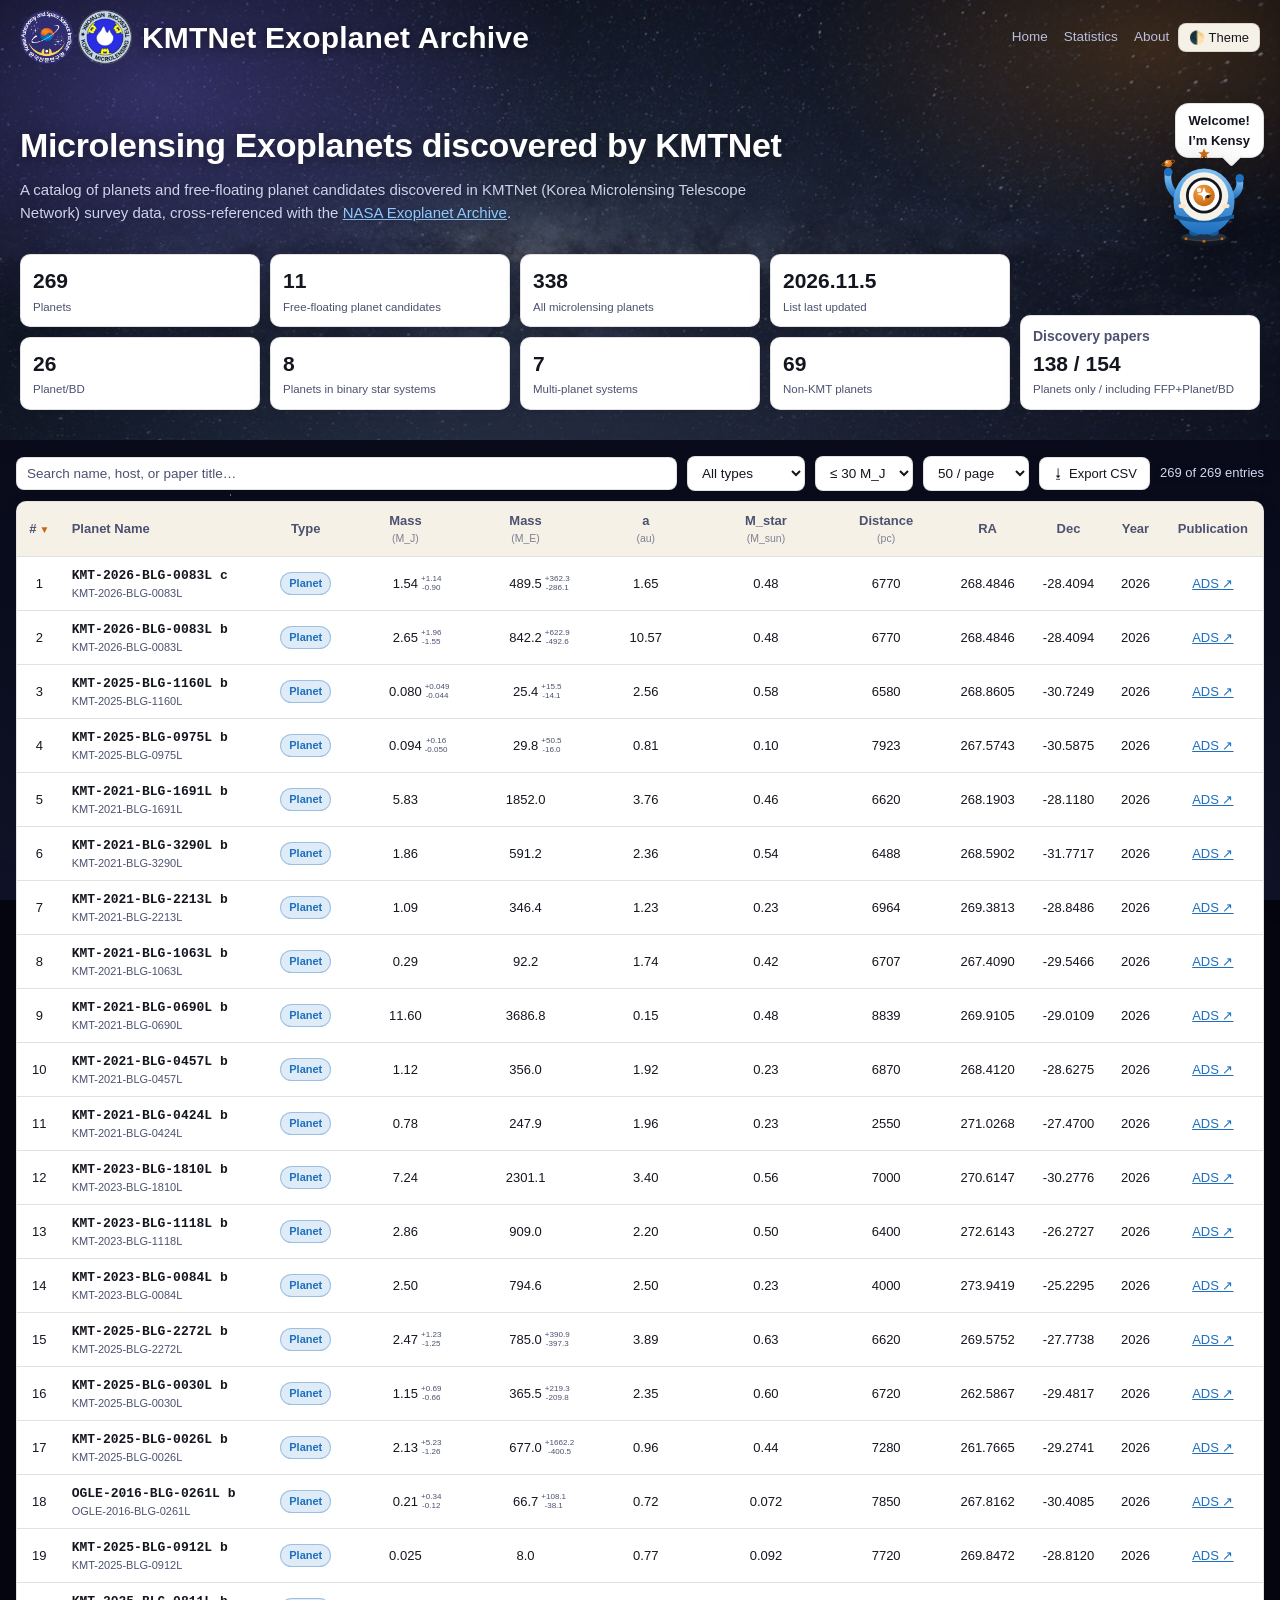
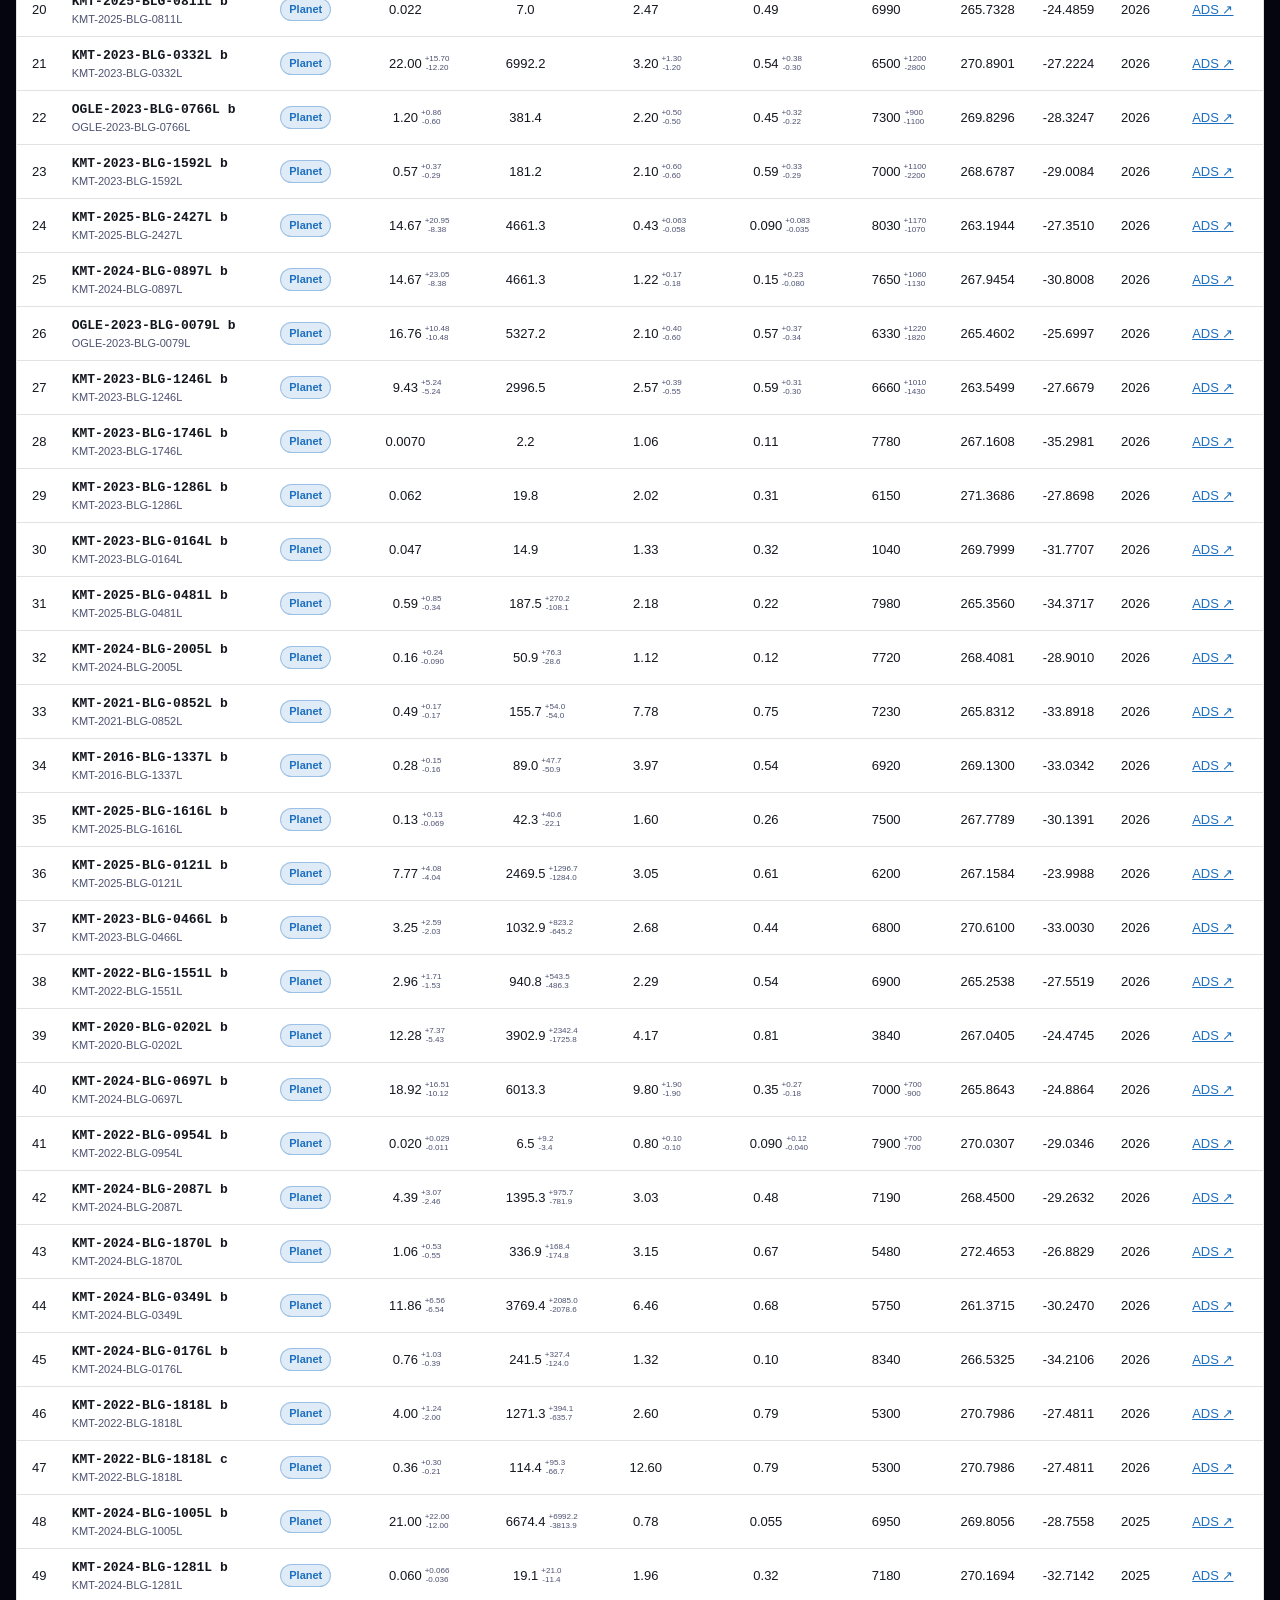
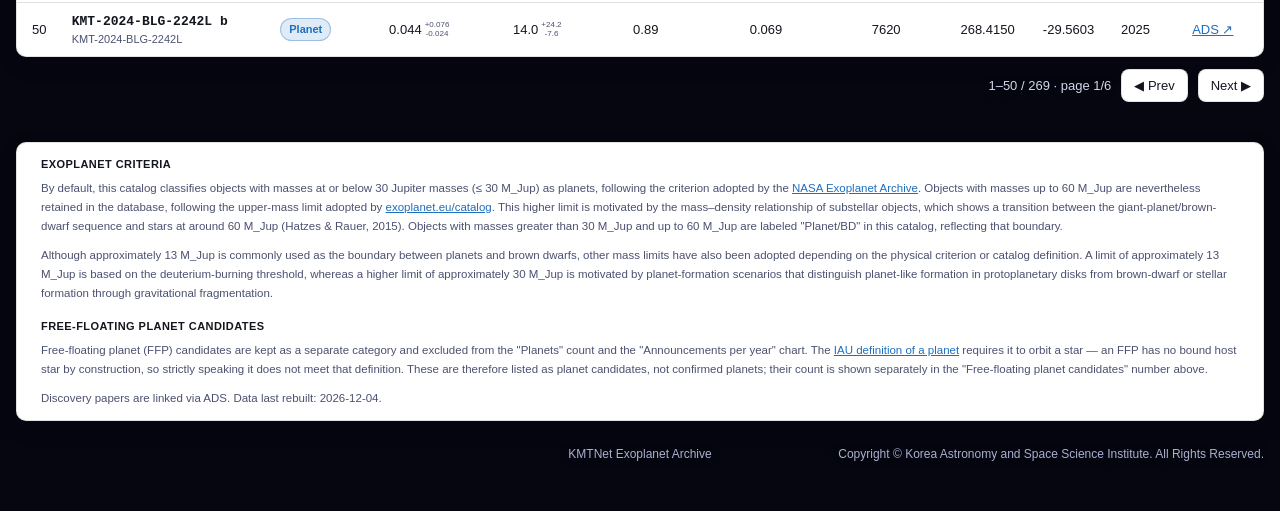
<file: index.html>
<!DOCTYPE html>
<html lang="en">
<head>
<meta charset="UTF-8" />
<meta name="viewport" content="width=device-width, initial-scale=1" />
<title>KMTNet Exoplanet Archive</title>
<meta name="description" content="A browsable catalog of exoplanets discovered by the Korea Microlensing Telescope Network (KMTNet), modeled after the NASA Exoplanet Archive." />
<link rel="stylesheet" href="assets/css/style.css?v=20261105f" />
</head>
<body>
<div class="wrap">

  <div class="topbar">
    <div class="brand">
      <div class="brand-title">
        <div class="brand-icons">
          <a href="https://www.kasi.re.kr/" target="_blank" rel="noopener">
            <img src="assets/images/kasi-logo.png" alt="KASI" class="brand-emblem" />
          </a>
          <a href="https://kmtnet.kasi.re.kr/kmtnet/" target="_blank" rel="noopener">
            <img src="assets/images/kmtnet-emblem.png" alt="KMTNet emblem" class="brand-emblem" />
          </a>
        </div>
        <a href="index.html"><span>KMTNet Exoplanet Archive</span></a>
      </div>
    </div>
    <nav>
      <a href="index.html">Home</a>
      <a href="stats.html">Statistics</a>
      <a href="#about">About</a>
      <!-- TODO: 오픈 준비되면 (1) git history에서 modeling.html/modeling-year.html 복구
           (git show <삭제 전 커밋>:modeling.html 등), (2) 아래에 <a href="modeling.html">Modeling</a>
           추가. 사용자가 명시적으로 오픈하라고 할 때만 진행할 것. -->
      <button class="theme-toggle" id="themeToggle" type="button">🌓 Theme</button>
    </nav>
  </div>

  <section class="hero">
    <div class="hero-top">
      <div class="hero-copy">
        <h1>Microlensing Exoplanets discovered by KMTNet</h1>
        <p>
          A catalog of planets and free-floating planet
          candidates discovered in KMTNet (Korea Microlensing Telescope Network) survey data,
          cross-referenced with the
          <a href="https://exoplanetarchive.ipac.caltech.edu/" target="_blank" rel="noopener">NASA Exoplanet Archive</a>.
        </p>
      </div>
      <div class="hero-mascot-wrap">
        <div class="mascot-bubble">Welcome!<br />I&rsquo;m Kensy</div>
        <img src="assets/images/kensy-mascot.svg" alt="Kensy, the KMTNet mascot" class="hero-mascot" />
      </div>
    </div>
    <div class="stat-grid">
      <div class="stat-card stat-card-clickable" id="totalCard" role="button" tabindex="0"><div class="num" id="statTotal">—</div><div class="label">Planets</div></div>
      <div class="stat-card stat-card-clickable" id="ffpCard" role="button" tabindex="0"><div class="num" id="statFfp">—</div><div class="label">Free-floating planet candidates</div></div>
      <div class="stat-card stat-card-clickable" id="allEventsCard" role="button" tabindex="0"><div class="num" id="statAllEvents">—</div><div class="label">All microlensing planets</div></div>
      <div class="stat-card"><div class="num" id="statUpdated">—</div><div class="label">List last updated</div></div>
    </div>
    <div class="stat-grid stat-grid-secondary">
      <div class="stat-card stat-card-clickable" id="bdCard" role="button" tabindex="0"><div class="num" id="statBd">—</div><div class="label">Planet/BD</div></div>
      <div class="stat-card stat-card-clickable" id="binaryCard" role="button" tabindex="0"><div class="num" id="statBinary">—</div><div class="label">Planets in binary star systems</div></div>
      <div class="stat-card stat-card-clickable" id="multiCard" role="button" tabindex="0"><div class="num" id="statMulti">—</div><div class="label">Multi-planet systems</div></div>
      <div class="stat-card stat-card-clickable" id="nonKmtCard" role="button" tabindex="0"><div class="num" id="statNonKmt">—</div><div class="label">Non-KMT planets</div></div>
      <div class="stat-card" id="papersCard"><div class="num-title">Discovery papers</div><div class="num" id="statPapers">—</div><div class="label">Planets only / including FFP+Planet/BD</div></div>
    </div>
  </section>

  <section id="table">
    <p class="scope-note" id="scopeNote" hidden>Showing all microlensing planetary events, including non-KMTNet discoveries from the NASA Exoplanet Archive. Click “Planets” or “Free-floating planet candidates” above to return to the KMTNet-only catalog.</p>
    <div class="controls">
      <input type="search" id="searchInput" placeholder="Search name, host, or paper title…" aria-label="Search" />
      <select id="typeSelect" aria-label="Filter by type">
        <option value="all">All types</option>
        <option value="planet">Planet</option>
        <option value="bdplanet">Planet/BD</option>
        <option value="ffp">Free-floating</option>
      </select>
      <select id="massSelect" aria-label="Filter by mass cutoff">
        <option value="30" selected>≤ 30 M_J</option>
        <option value="13">≤ 13 M_J</option>
      </select>
      <select id="pageSizeSelect" aria-label="Rows per page">
        <option value="25">25 / page</option>
        <option value="50" selected>50 / page</option>
        <option value="100">100 / page</option>
        <option value="all">Show all</option>
      </select>
      <button class="btn" id="exportCsv" type="button">⭳ Export CSV</button>
      <span class="count" id="resultCount"></span>
    </div>

    <div class="table-scroll">
      <table class="data" id="dataTable">
        <thead><tr></tr></thead>
        <tbody></tbody>
      </table>
    </div>

    <div class="pager">
      <span id="pagerInfo"></span>
      <button class="btn" id="prevPage" type="button">◀ Prev</button>
      <button class="btn" id="nextPage" type="button">Next ▶</button>
    </div>
  </section>

  <section class="about" id="about">
    <h3>Exoplanet criteria</h3>
    <p>
      By default, this catalog classifies objects with masses at or below 30 Jupiter masses
      (&le; 30 M_Jup) as planets, following the criterion adopted by the
      <a href="https://exoplanetarchive.ipac.caltech.edu/docs/exoplanet_criteria.html" target="_blank" rel="noopener">NASA Exoplanet Archive</a>.
      Objects with masses up to 60 M_Jup are nevertheless retained in the database, following
      the upper-mass limit adopted by
      <a href="https://exoplanet.eu/catalog/" target="_blank" rel="noopener">exoplanet.eu/catalog</a>.
      This higher limit is motivated by the mass–density relationship of substellar objects,
      which shows a transition between the giant-planet/brown-dwarf sequence and stars at
      around 60 M_Jup (Hatzes &amp; Rauer, 2015). Objects with masses greater than 30 M_Jup and
      up to 60 M_Jup are labeled "Planet/BD" in this catalog, reflecting that boundary.
    </p>
    <p>
      Although approximately 13 M_Jup is commonly used as the boundary between planets and
      brown dwarfs, other mass limits have also been adopted depending on the physical
      criterion or catalog definition. A limit of approximately 13 M_Jup is based on the
      deuterium-burning threshold, whereas a higher limit of approximately 30 M_Jup is
      motivated by planet-formation scenarios that distinguish planet-like formation in
      protoplanetary disks from brown-dwarf or stellar formation through gravitational
      fragmentation.
    </p>
    <h3>Free-floating planet candidates</h3>
    <p>
      Free-floating planet (FFP) candidates are kept as a separate category and excluded from
      the "Planets" count and the "Announcements per year" chart. The
      <a href="https://www.iau.org/public/themes/pluto/" target="_blank" rel="noopener">IAU definition of a planet</a>
      requires it to orbit a star — an FFP has no bound host star by construction, so strictly
      speaking it does not meet that definition. These are therefore listed as planet
      candidates, not confirmed planets; their count is shown separately in the
      "Free-floating planet candidates" number above.
    </p>
    <p>
      Discovery papers are linked via ADS. Data last rebuilt: <span id="buildDate"></span>.
    </p>
  </section>

  <footer><span>KMTNet Exoplanet Archive</span><span>Copyright &copy; Korea Astronomy and Space Science Institute. All Rights Reserved.</span></footer>
</div>

<div class="overlay" id="overlay"></div>
<aside class="drawer" id="drawer">
  <button class="close" id="drawerClose" aria-label="Close">✕</button>
  <div id="drawerBody"></div>
</aside>

<button type="button" class="mascot-fab" id="mascotFab" aria-label="Back to top">
  <img src="assets/images/kensy-mascot.svg" alt="" />
</button>

<script src="assets/data/planets.js?v=20261105b"></script>
<script src="assets/js/app.js?v=20260928a"></script>
<script>document.getElementById("buildDate").textContent = new Date(document.lastModified).toISOString().slice(0,10);</script>
<script>
(function () {
  var fab = document.getElementById("mascotFab");
  if (!fab) return;

  var mouseX = null, mouseY = null;
  window.addEventListener("mousemove", function (e) {
    mouseX = e.clientX;
    mouseY = e.clientY;
  }, { passive: true });

  function positionNearCursor() {
    var w = fab.offsetWidth || 56, h = fab.offsetHeight || 56;
    var vw = window.innerWidth, vh = window.innerHeight;
    var x, y;
    if (mouseX == null) {
      // no mouse seen yet (touch device, or hasn't moved) - fall back to a corner
      x = vw - w - 20;
      y = vh - h - 20;
    } else {
      x = mouseX + 18;
      y = mouseY + 18;
      if (x + w > vw - 8) x = mouseX - w - 18;
      if (y + h > vh - 8) y = mouseY - h - 18;
      x = Math.max(8, Math.min(x, vw - w - 8));
      y = Math.max(8, Math.min(y, vh - h - 8));
    }
    fab.style.left = x + "px";
    fab.style.top = y + "px";
  }

  var wasShown = false;
  function onScroll() {
    var shown = window.scrollY > 400;
    if (shown && !wasShown) positionNearCursor();
    fab.classList.toggle("show", shown);
    wasShown = shown;
  }
  window.addEventListener("scroll", onScroll, { passive: true });
  onScroll();
  fab.addEventListener("click", function () {
    window.scrollTo({ top: 0, behavior: "instant" });
  });
})();
</script>
</body>
</html>
</file>
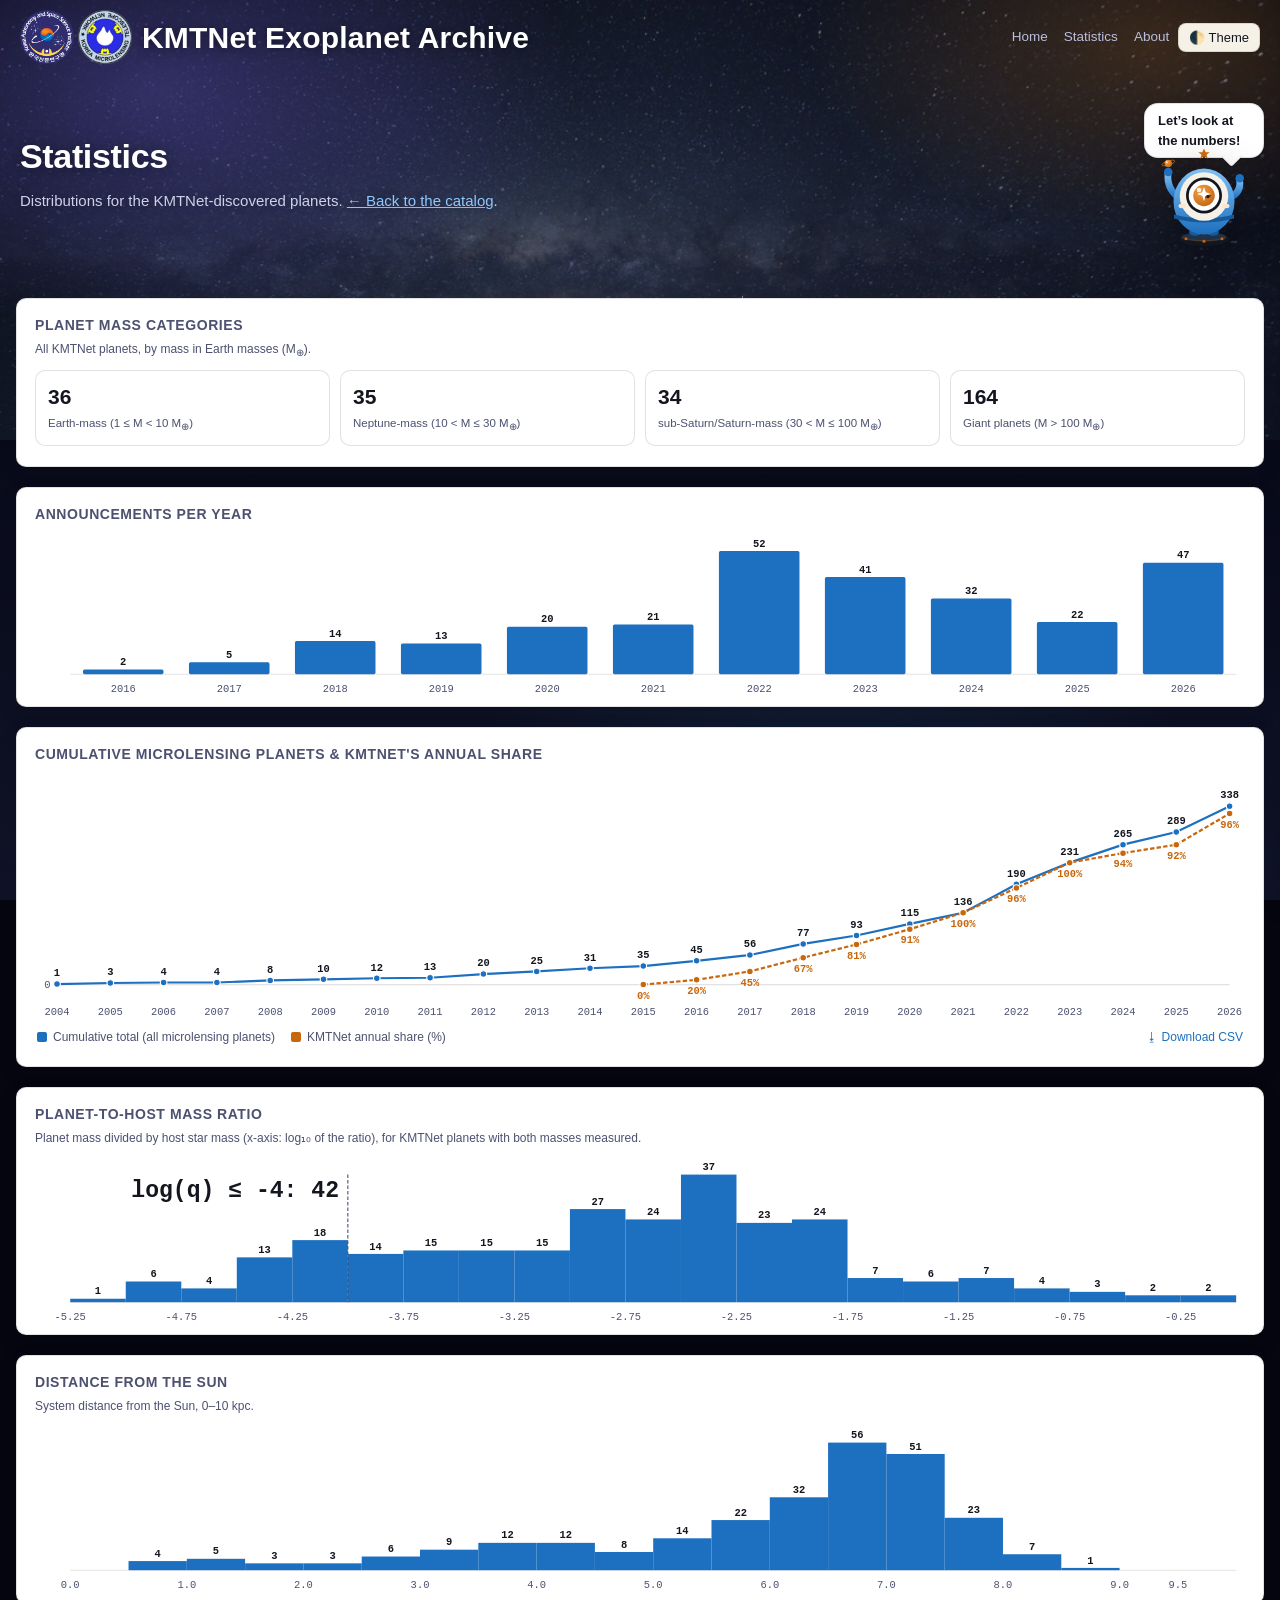
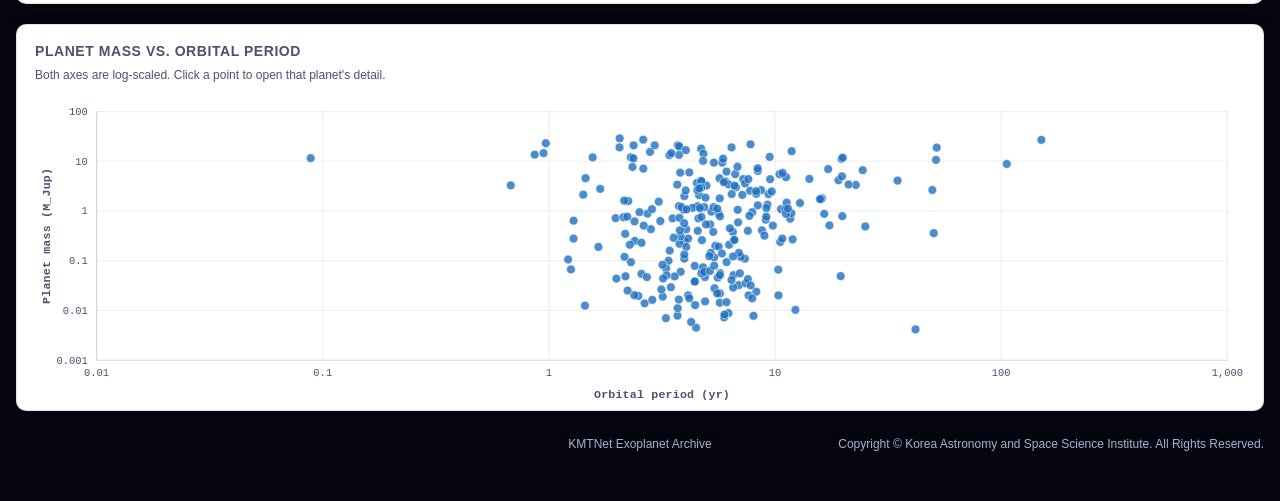
<file: stats.html>
<!DOCTYPE html>
<html lang="en">
<head>
<meta charset="UTF-8" />
<meta name="viewport" content="width=device-width, initial-scale=1" />
<title>Statistics — KMTNet Exoplanet Archive</title>
<meta name="description" content="Distributions of KMTNet-discovered exoplanets: announcements per year, planet-to-host mass ratio, and distance from the Sun." />
<link rel="stylesheet" href="assets/css/style.css?v=20261105f" />
</head>
<body>
<div class="wrap">

  <div class="topbar">
    <div class="brand">
      <div class="brand-title">
        <div class="brand-icons">
          <a href="https://www.kasi.re.kr/" target="_blank" rel="noopener">
            <img src="assets/images/kasi-logo.png" alt="KASI" class="brand-emblem" />
          </a>
          <a href="https://kmtnet.kasi.re.kr/kmtnet/" target="_blank" rel="noopener">
            <img src="assets/images/kmtnet-emblem.png" alt="KMTNet emblem" class="brand-emblem" />
          </a>
        </div>
        <a href="index.html"><span>KMTNet Exoplanet Archive</span></a>
      </div>
    </div>
    <nav>
      <a href="index.html">Home</a>
      <a href="stats.html">Statistics</a>
      <a href="index.html#about">About</a>
      <!-- TODO: 오픈 준비되면 (1) git history에서 modeling.html/modeling-year.html 복구
           (git show <삭제 전 커밋>:modeling.html 등), (2) 아래에 <a href="modeling.html">Modeling</a>
           추가. 사용자가 명시적으로 오픈하라고 할 때만 진행할 것. -->
      <button class="theme-toggle" id="themeToggle" type="button">🌓 Theme</button>
    </nav>
  </div>

  <section class="hero">
    <div class="hero-top">
      <div class="hero-copy">
        <h1>Statistics</h1>
        <p>
          Distributions for the KMTNet-discovered planets. <a href="index.html#table">← Back to the catalog</a>.
        </p>
      </div>
      <div class="hero-mascot-wrap">
        <div class="mascot-bubble">Let&rsquo;s look at the numbers!</div>
        <a href="index.html" aria-label="Back to home" class="hero-mascot-link">
          <img src="assets/images/kensy-mascot.svg" alt="Kensy, the KMTNet mascot" class="hero-mascot" />
        </a>
      </div>
    </div>
  </section>

  <section id="chart">
    <div class="chart-card">
      <h2>Planet mass categories</h2>
      <p class="chart-note">All KMTNet planets, by mass in Earth masses (M<sub>&#8853;</sub>).</p>
      <div class="mass-grid" id="massSummary"></div>
    </div>

    <div class="chart-card">
      <h2>Announcements per year</h2>
      <svg id="yearChart" class="data-chart" viewBox="0 0 1100 154" role="img" aria-label="Bar chart of KMTNet planet announcements per year"></svg>
    </div>

    <div class="chart-card">
      <h2>Cumulative microlensing planets &amp; KMTNet's annual share</h2>
      <svg id="cumulativeChart" class="data-chart" viewBox="0 0 1100 230" role="img" aria-label="Line chart of cumulative microlensing planet discoveries and KMTNet's yearly discovery share since 2015"></svg>
      <div class="legend">
        <span><i style="background:var(--planet)"></i>Cumulative total (all microlensing planets)</span>
        <span><i style="background:var(--accent)"></i>KMTNet annual share (%)</span>
        <a href="#" id="cumulativeCsvLink" class="csv-link">⭳ Download CSV</a>
      </div>
    </div>

    <div class="chart-card">
      <h2>Planet-to-host mass ratio</h2>
      <p class="chart-note">Planet mass divided by host star mass (x-axis: log&#8321;&#8320; of the ratio), for KMTNet planets with both masses measured.</p>
      <svg id="massRatioChart" class="data-chart" viewBox="0 0 1100 154" role="img" aria-label="Histogram of planet-to-host star mass ratio"></svg>
    </div>

    <div class="chart-card">
      <h2>Distance from the Sun</h2>
      <p class="chart-note">System distance from the Sun, 0–10 kpc.</p>
      <svg id="distanceChart" class="data-chart" viewBox="0 0 1100 154" role="img" aria-label="Histogram of system distance from the Sun, 0 to 10 kiloparsecs"></svg>
    </div>

    <div class="chart-card">
      <h2>Planet mass vs. orbital period</h2>
      <p class="chart-note">Both axes are log-scaled. Click a point to open that planet's detail.</p>
      <svg id="massPeriodChart" class="data-chart" viewBox="0 0 1100 280" role="img" aria-label="Scatter plot of planet mass versus orbital period, log-log scale"></svg>
    </div>
  </section>

  <footer><span>KMTNet Exoplanet Archive</span><span>Copyright &copy; Korea Astronomy and Space Science Institute. All Rights Reserved.</span></footer>
</div>

<div class="overlay" id="overlay"></div>
<aside class="drawer" id="drawer">
  <button class="close" id="drawerClose" aria-label="Close">✕</button>
  <div id="drawerBody"></div>
</aside>

<div class="overlay" id="yearOverlay"></div>
<div class="modal modal-wide" id="yearModal" role="dialog" aria-modal="true" aria-labelledby="yearModalTitle">
  <button class="close" id="yearModalClose" aria-label="Close">✕</button>
  <h2 id="yearModalTitle"></h2>
  <p class="modal-subtitle" id="yearModalSubtitle"></p>
  <div class="mass-grid mass-grid-compact" id="yearMassSummary"></div>
  <div class="table-scroll">
    <table class="data" id="yearTable">
      <thead><tr></tr></thead>
      <tbody></tbody>
    </table>
  </div>
</div>

<button type="button" class="mascot-fab" id="mascotFab" aria-label="Back to top">
  <img src="assets/images/kensy-mascot.svg" alt="" />
</button>

<script src="assets/data/planets.js?v=20261105b"></script>
<script src="assets/js/stats.js?v=20261105e"></script>
<script>
(function () {
  var fab = document.getElementById("mascotFab");
  if (!fab) return;

  var mouseX = null, mouseY = null;
  window.addEventListener("mousemove", function (e) {
    mouseX = e.clientX;
    mouseY = e.clientY;
  }, { passive: true });

  function positionNearCursor() {
    var w = fab.offsetWidth || 56, h = fab.offsetHeight || 56;
    var vw = window.innerWidth, vh = window.innerHeight;
    var x, y;
    if (mouseX == null) {
      // no mouse seen yet (touch device, or hasn't moved) - fall back to a corner
      x = vw - w - 20;
      y = vh - h - 20;
    } else {
      x = mouseX + 18;
      y = mouseY + 18;
      if (x + w > vw - 8) x = mouseX - w - 18;
      if (y + h > vh - 8) y = mouseY - h - 18;
      x = Math.max(8, Math.min(x, vw - w - 8));
      y = Math.max(8, Math.min(y, vh - h - 8));
    }
    fab.style.left = x + "px";
    fab.style.top = y + "px";
  }

  var wasShown = false;
  function onScroll() {
    var shown = window.scrollY > 400;
    if (shown && !wasShown) positionNearCursor();
    fab.classList.toggle("show", shown);
    wasShown = shown;
  }
  window.addEventListener("scroll", onScroll, { passive: true });
  onScroll();
  fab.addEventListener("click", function () {
    window.scrollTo({ top: 0, behavior: "instant" });
  });
})();
</script>
</body>
</html>
</file>
<file: assets/css/style.css>
:root {
  color-scheme: light dark;
  /* "Glass" panel tokens — cards sit as translucent panels over the fixed
     starfield/photo background (see body::before/::after below), so these
     are alpha colors rather than solid ones. Light/dark toggle changes how
     opaque/tinted the glass is, not the backdrop itself. */
  --bg: transparent;
  --bg-elev: #ffffff;
  --bg-elev-2: #f6f1e6;
  --text: #14161f;
  --text-dim: #4c5170;
  --border: rgba(20, 22, 31, 0.12);
  --accent: #c9670c;
  --accent-text: #ffffff;
  --accent-soft: #fbe6cf;
  --link: #1d6fbf;
  --planet: #1d6fbf;
  --bdplanet: #8a5a2b;
  --ffp: #5b3fa0;
  --row-hover: rgba(0, 0, 0, 0.04);
  --shadow: 0 1px 3px rgba(20, 22, 31, 0.1), 0 8px 24px rgba(20, 22, 31, 0.08);
  --glass-blur: blur(14px);
  /* Opaque (no blur) - a sticky element repainting backdrop-filter on every
     scroll tick is a well-known source of scroll jank, so the table's sticky
     header uses this instead of --bg-elev-2 + blur. */
  --sticky-header-bg: var(--bg-elev-2);
  --radius: 10px;
  --font-mono: "SFMono-Regular", Consolas, "Liberation Mono", Menlo, monospace;
}

:root:not([data-theme="light"]) {
  @media (prefers-color-scheme: dark) {
    --bg-elev: rgba(18, 20, 30, 0.68);
    --bg-elev-2: rgba(255, 255, 255, 0.06);
    --text: #eef1fb;
    --text-dim: #aab0d0;
    --border: rgba(255, 255, 255, 0.14);
    --accent: #e08a2c;
    --accent-text: #191008;
    --accent-soft: #3a2a14;
    --link: #6fb3f2;
    --planet: #6fb3f2;
    --bdplanet: #e0b070;
    --ffp: #b79cf0;
    --row-hover: rgba(255, 255, 255, 0.06);
    --shadow: 0 1px 3px rgba(0, 0, 0, 0.4), 0 8px 28px rgba(0, 0, 0, 0.35);
    --sticky-header-bg: rgba(18, 20, 30, 0.92);
  }
}

:root[data-theme="dark"] {
  --bg-elev: rgba(18, 20, 30, 0.68);
  --bg-elev-2: rgba(255, 255, 255, 0.06);
  --text: #eef1fb;
  --text-dim: #aab0d0;
  --border: rgba(255, 255, 255, 0.14);
  --accent: #e08a2c;
  --accent-text: #191008;
  --accent-soft: #3a2a14;
  --link: #6fb3f2;
  --planet: #6fb3f2;
  --bdplanet: #e0b070;
  --ffp: #b79cf0;
  --row-hover: rgba(255, 255, 255, 0.06);
  --shadow: 0 1px 3px rgba(0, 0, 0, 0.4), 0 8px 28px rgba(0, 0, 0, 0.35);
  --sticky-header-bg: rgba(18, 20, 30, 0.92);
}

* { box-sizing: border-box; }

html { background: #05060f; }

body {
  margin: 0;
  /* Explicitly transparent (not just omitted) so a host page that stamps its
     own default body background (e.g. an embedding preview) can't paint in
     front of the fixed body::before/::after backdrop layers below - they're
     negative z-index descendants of a non-stacking-context body, so any
     opaque body fill hides them entirely. html's background is the
     fallback behind everything. */
  background: transparent;
  color: var(--text);
  font: 15px/1.5 -apple-system, BlinkMacSystemFont, "Segoe UI", Roboto, Helvetica, Arial, sans-serif;
  padding: 0 max(16px, env(safe-area-inset-left)) 48px max(16px, env(safe-area-inset-right));
  min-height: 100vh;
}

/* ---------- Fixed deep-space backdrop ---------- */
/* Behind the whole page (not just the hero), so every panel reads as a
   glass card floating over the sky. The last background-image layer is a
   real KMTNet night-sky photo (Milky Way over a KMTNet dome, cropped to
   sky only); the color glows and dark veil above it stay translucent so
   the photo shows through while keeping text legible. */
body::before,
body::after {
  content: "";
  position: fixed;
  inset: 0;
  pointer-events: none;
}

body::before {
  z-index: -2;
  background-image:
    radial-gradient(ellipse 55% 45% at 12% 10%, rgba(130, 110, 255, 0.32), transparent 60%),
    radial-gradient(ellipse 45% 35% at 90% 5%, rgba(224, 138, 44, 0.22), transparent 60%),
    radial-gradient(ellipse 60% 50% at 65% 100%, rgba(60, 150, 220, 0.2), transparent 60%),
    linear-gradient(180deg, rgba(5, 6, 15, 0.55) 0%, rgba(10, 13, 30, 0.68) 45%, rgba(18, 22, 44, 0.85) 100%),
    url("../images/milkyway-bg.jpg");
  /* The photo stretches to fill the page width and reaches down to just
     above the stat-card row (measured ~444px on a typical 900px-tall
     desktop viewport) — a mild vertical enlargement from its native
     400px. Below it, the gradient/star layers show through as the
     original synthetic backdrop. */
  background-size: 100% 100%, 100% 100%, 100% 100%, 100% 100%, 100% 440px;
  background-position: 0 0, 0 0, 0 0, 0 0, center top;
  background-repeat: no-repeat;
  background-attachment: fixed;
}

body::after {
  z-index: -1;
  opacity: 0.8;
  background-image:
    radial-gradient(1px 1px at 6% 12%, #fff, transparent 60%),
    radial-gradient(1px 1px at 14% 38%, #fff, transparent 60%),
    radial-gradient(1px 1px at 22% 74%, #cfe0ff, transparent 60%),
    radial-gradient(1px 1px at 31% 22%, #fff, transparent 60%),
    radial-gradient(1px 1px at 39% 58%, #fff, transparent 60%),
    radial-gradient(1px 1px at 47% 88%, #cfe0ff, transparent 60%),
    radial-gradient(1px 1px at 55% 15%, #fff, transparent 60%),
    radial-gradient(1px 1px at 63% 46%, #fff, transparent 60%),
    radial-gradient(1px 1px at 71% 80%, #fff, transparent 60%),
    radial-gradient(1px 1px at 79% 28%, #cfe0ff, transparent 60%),
    radial-gradient(1px 1px at 87% 64%, #fff, transparent 60%),
    radial-gradient(1px 1px at 95% 10%, #fff, transparent 60%),
    radial-gradient(1px 1px at 4% 92%, #fff, transparent 60%),
    radial-gradient(1.6px 1.6px at 18% 55%, #fff, transparent 65%),
    radial-gradient(1.6px 1.6px at 36% 95%, #fff, transparent 65%),
    radial-gradient(1.6px 1.6px at 58% 33%, #fff, transparent 65%),
    radial-gradient(1.6px 1.6px at 76% 68%, #fff, transparent 65%),
    radial-gradient(1.6px 1.6px at 92% 40%, #fff, transparent 65%),
    radial-gradient(1.6px 1.6px at 9% 66%, #fff, transparent 65%);
  background-size: 100% 100%;
  background-attachment: fixed;
}

a { color: var(--link); }

.wrap {
  max-width: 1320px;
  margin: 0 auto;
}

/* Frosted-glass panel: shared look for every card floating over the sky. */
.glass {
  background: var(--bg-elev);
  border: 1px solid var(--border);
  border-radius: var(--radius);
  box-shadow: var(--shadow);
  backdrop-filter: var(--glass-blur);
  -webkit-backdrop-filter: var(--glass-blur);
}

/* ---------- Top bar ---------- */
.topbar {
  display: flex;
  align-items: center;
  justify-content: space-between;
  gap: 12px;
  margin: 0 0 12px;
  padding: 10px 4px;
  flex-wrap: wrap;
}

.brand {
  display: flex;
  flex-direction: column;
  gap: 3px;
}

.brand-title {
  display: flex;
  align-items: center;
  gap: 10px;
  font-weight: 700;
  font-size: 30px;
  letter-spacing: 0.2px;
  color: #ffffff;
  text-shadow: 0 1px 8px rgba(0, 0, 0, 0.5);
}

.brand-title a {
  color: inherit;
  text-decoration: none;
}

.brand-icons {
  display: flex;
  align-items: center;
  gap: 4px;
}

.brand-emblem {
  height: 54px;
  width: auto;
  display: block;
  flex: none;
}

.topbar nav {
  display: flex;
  gap: 2px;
  align-items: center;
}

.topbar nav a {
  color: #b9bfdd;
  text-decoration: none;
  padding: 6px 7px;
  border-radius: 8px;
  font-size: 13.5px;
}

.theme-toggle {
  border: 1px solid var(--border);
  background: var(--bg-elev-2);
  color: var(--text);
  border-radius: 8px;
  padding: 6px 10px;
  cursor: pointer;
  font-size: 13px;
}

/* ---------- Hero ---------- */
/* No background of its own any more — the fixed starfield behind the whole
   page (body::before/::after) shows straight through, so the hero is just
   text, always light-colored since the backdrop is reliably dark. */
.hero {
  padding: 28px 4px 24px;
}

.hero-top {
  display: flex;
  align-items: center;
  justify-content: space-between;
  gap: 24px;
}

.hero-copy { flex: 1 1 auto; min-width: 0; }

.hero-mascot-wrap {
  position: relative;
  flex: none;
  /* .hero has 4px of side padding that the table/chart cards below don't,
     so nudge the mascot+bubble group right by that same 4px - lines their
     right edges up with the table's right edge instead of sitting 4px short. */
  transform: translateX(4px);
}

.hero-mascot {
  height: 140px;
  width: auto;
  display: block;
  filter: drop-shadow(0 8px 20px rgba(0, 0, 0, 0.35));
}

.hero-mascot-link {
  display: block;
  transition: transform 0.15s ease;
}

.hero-mascot-link:hover,
.hero-mascot-link:focus-visible {
  transform: translateY(-3px);
}

.mascot-bubble {
  /* Anchored from the right (the mascot sits near the page's right edge), so
     a longer message grows leftward into free space instead of overflowing
     past the viewport edge. Anchored from the bottom too - near the top of
     Kensy's head - so a message that wraps to two lines grows further up
     instead of down into the character. */
  position: absolute;
  bottom: 96px;
  right: 0;
  max-width: min(280px, 60vw);
  background: var(--bg-elev);
  color: var(--text);
  border: 1px solid var(--border);
  border-radius: 14px;
  padding: 7px 13px;
  font-size: 13px;
  font-weight: 600;
  white-space: normal;
  box-shadow: var(--shadow);
  backdrop-filter: var(--glass-blur);
  -webkit-backdrop-filter: var(--glass-blur);
}

.mascot-bubble::after {
  content: "";
  position: absolute;
  bottom: -7px;
  right: 24px;
  width: 14px;
  height: 14px;
  background: inherit;
  border-right: 1px solid var(--border);
  border-bottom: 1px solid var(--border);
  transform: rotate(45deg);
  border-bottom-right-radius: 3px;
}

@media (max-width: 720px) {
  .hero-top { flex-direction: column; align-items: flex-start; }
  .hero-mascot-wrap { align-self: center; transform: none; }
  .hero-mascot { height: 100px; }
  .mascot-bubble { left: 50%; right: auto; bottom: 68px; transform: translateX(-50%); }
  .mascot-bubble::after { left: 50%; right: auto; margin-left: -7px; }
}

/* A little hop whenever the theme switches - Kensy reacting to the light change. */
@keyframes mascotHop {
  0% { transform: translateY(0) rotate(0deg) scale(1); }
  30% { transform: translateY(-10px) rotate(-8deg) scale(1.05); }
  55% { transform: translateY(2px) rotate(6deg) scale(0.97); }
  100% { transform: translateY(0) rotate(0deg) scale(1); }
}

.mascot-hop { animation: mascotHop 0.5s ease; }

@media (prefers-reduced-motion: reduce) {
  .mascot-hop { animation: none; }
}

/* ---------- Floating mascot (back-to-top) ---------- */
.mascot-fab {
  position: fixed;
  /* left/top are set from JS, near the cursor's last known position, so it
     appears where the mouse already is instead of a fixed page corner. */
  left: 0;
  top: 0;
  width: 56px;
  height: 56px;
  padding: 6px;
  border-radius: 50%;
  border: 1px solid var(--border);
  background: var(--bg-elev);
  box-shadow: var(--shadow);
  backdrop-filter: var(--glass-blur);
  -webkit-backdrop-filter: var(--glass-blur);
  cursor: pointer;
  z-index: 60;
  opacity: 0;
  transform: translateY(14px) scale(0.85);
  pointer-events: none;
  transition: opacity 0.2s ease, transform 0.2s ease;
}

.mascot-fab.show {
  opacity: 1;
  transform: translateY(0) scale(1);
  pointer-events: auto;
}

.mascot-fab:hover { transform: translateY(-2px) scale(1.05); }

.mascot-fab img {
  width: 100%;
  height: 100%;
  object-fit: contain;
  display: block;
}

.hero h1 {
  font-size: clamp(24px, 4vw, 34px);
  margin: 0 0 8px;
  letter-spacing: -0.01em;
  color: #ffffff;
  text-shadow: 0 2px 16px rgba(0, 0, 0, 0.5);
}

.hero p {
  color: #cdd2ec;
  max-width: 780px;
  margin: 0 0 24px;
  text-shadow: 0 1px 8px rgba(0, 0, 0, 0.4);
}

.hero p a { color: #8ec8ff; }
.hero p a:hover { color: #b7ddff; }

.stat-grid {
  display: grid;
  /* Fixed at 5 columns (the original card count) rather than auto-fit, so a
     row showing fewer cards keeps the same per-card width as a full row —
     the extra columns just stay empty instead of the cards stretching wider. */
  grid-template-columns: repeat(5, minmax(120px, 1fr));
  gap: 10px;
}

.stat-grid-secondary {
  margin-top: 10px;
}

#papersCard {
  /* Discovery papers has an extra title line, so it's naturally taller than
     the rest. A negative top margin removes that extra height from the
     grid row's own auto-sizing (so the row and its other four cards stay
     exactly as before) while visually pushing the card upward, overlapping
     into the row above, instead of growing the row itself. */
  margin-top: -22px;
  position: relative;
}

.stat-card {
  background: var(--bg-elev);
  border: 1px solid var(--border);
  border-radius: var(--radius);
  padding: 10px 12px;
  box-shadow: var(--shadow);
  backdrop-filter: var(--glass-blur);
  -webkit-backdrop-filter: var(--glass-blur);
}

.stat-card .num {
  font-size: 21px;
  font-weight: 700;
  font-variant-numeric: tabular-nums;
  color: var(--text);
}

.stat-card .num-title {
  font-size: 14px;
  font-weight: 600;
  color: var(--text-dim);
  margin-bottom: 1px;
}

.stat-card .label {
  color: var(--text-dim);
  font-size: 11.5px;
  margin-top: 2px;
}

/* ---------- Chart ---------- */
.chart-card {
  background: var(--bg-elev);
  border: 1px solid var(--border);
  border-radius: var(--radius);
  padding: 16px 18px 8px;
  margin: 20px 0;
  box-shadow: var(--shadow);
  backdrop-filter: var(--glass-blur);
  -webkit-backdrop-filter: var(--glass-blur);
}

.chart-card h2 {
  font-size: 14px;
  margin: 0 0 4px;
  color: var(--text-dim);
  font-weight: 600;
  text-transform: uppercase;
  letter-spacing: 0.04em;
}

.chart-note {
  font-size: 12px;
  color: var(--text-dim);
  margin: 0 0 10px;
}

.mass-grid {
  display: grid;
  grid-template-columns: repeat(4, minmax(120px, 1fr));
  gap: 10px;
  margin-bottom: 12px;
}

.mass-grid-compact {
  margin: 0 0 16px;
}

.mass-grid .stat-card { box-shadow: none; }

@media (max-width: 720px) {
  .mass-grid { grid-template-columns: repeat(auto-fit, minmax(120px, 1fr)); }
}

.data-chart { width: 100%; height: auto; display: block; }
.data-chart .bar { fill: var(--planet); }
.data-chart text { fill: var(--text-dim); font-size: 9.5px; font-family: var(--font-mono); }
.data-chart .bar-label { fill: var(--text); font-size: 9.5px; font-weight: 600; pointer-events: none; }
.data-chart .axis-line { stroke: var(--border); stroke-width: 1; }
.data-chart .bar-hit { fill: transparent; }
.data-chart .year-group:hover .bar-hit,
.data-chart .hist-group:hover .bar-hit { fill: color-mix(in srgb, var(--text) 8%, transparent); }

.data-chart .cutoff-line { stroke: var(--text-dim); stroke-width: 1; stroke-dasharray: 3 2; }
.data-chart .cutoff-label { fill: var(--text); font-size: 21px; font-weight: 700; }

.data-chart .grid-line { stroke: var(--border); stroke-width: 1; opacity: 0.6; }
.data-chart .axis-title { fill: var(--text-dim); font-size: 10.5px; font-weight: 600; letter-spacing: 0.02em; }
.data-chart .point { fill: var(--planet); fill-opacity: 0.8; stroke: var(--bg-elev); stroke-width: 0.5; r: 4; transition: r 120ms ease, fill-opacity 120ms ease; }
.data-chart .scatter-group { cursor: pointer; }
.data-chart .scatter-group:hover .point { r: 6; fill-opacity: 1; }

.data-chart .line { stroke-width: 2; fill: none; }
.data-chart .cum-line { stroke: var(--planet); }
.data-chart .pct-line { stroke: var(--accent); stroke-dasharray: 4 2; }
.data-chart .line-point { stroke: var(--bg-elev); stroke-width: 1; transition: r 120ms ease; }
.data-chart .cum-point { fill: var(--planet); }
.data-chart .pct-point { fill: var(--accent); }
.data-chart .line-point-group:hover .line-point { r: 5; }
.data-chart .pct-label { fill: var(--accent); }

.legend {
  display: flex;
  gap: 16px;
  flex-wrap: wrap;
  font-size: 12px;
  color: var(--text-dim);
  padding: 6px 2px 12px;
}
.legend span { display: inline-flex; align-items: center; gap: 6px; }
.legend i { width: 10px; height: 10px; border-radius: 2px; display: inline-block; }
.legend .csv-link { margin-left: auto; text-decoration: none; }
.legend .csv-link:hover { text-decoration: underline; }

/* ---------- Controls ---------- */
.controls {
  display: flex;
  gap: 10px;
  flex-wrap: wrap;
  align-items: center;
  margin: 22px 0 10px;
}

.controls input[type="search"],
.controls select {
  background: var(--bg-elev);
  border: 1px solid var(--border);
  color: var(--text);
  border-radius: 8px;
  padding: 8px 10px;
  font-size: 13.5px;
  backdrop-filter: var(--glass-blur);
  -webkit-backdrop-filter: var(--glass-blur);
}

.controls input[type="search"] { flex: 1 1 220px; min-width: 160px; }
.controls input[type="search"]::placeholder { color: var(--text-dim); }

.controls .count {
  margin-left: auto;
  color: #d3d7ef;
  font-size: 13px;
  white-space: nowrap;
  text-shadow: 0 1px 6px rgba(0, 0, 0, 0.5);
}

.btn {
  background: var(--bg-elev);
  border: 1px solid var(--border);
  color: var(--text);
  border-radius: 8px;
  padding: 8px 12px;
  cursor: pointer;
  font-size: 13px;
  backdrop-filter: var(--glass-blur);
  -webkit-backdrop-filter: var(--glass-blur);
}
.btn:hover { background: var(--bg-elev-2); }
.btn.primary {
  background: var(--accent);
  border-color: var(--accent);
  color: var(--accent-text);
  font-weight: 600;
}

/* ---------- Table ---------- */
.table-scroll {
  overflow-x: auto;
  border: 1px solid var(--border);
  border-radius: var(--radius);
  background: var(--bg-elev);
  box-shadow: var(--shadow);
  backdrop-filter: var(--glass-blur);
  -webkit-backdrop-filter: var(--glass-blur);
}

table.data {
  border-collapse: collapse;
  width: 100%;
  min-width: 980px;
  font-size: 13px;
}

table.data thead th {
  position: sticky;
  top: 0;
  /* Opaque, no backdrop-filter: a blurred sticky element has to repaint the
     blur every scroll frame, which is what made scrolling the year-bar
     popup's table feel sluggish. */
  background: var(--sticky-header-bg);
  text-align: center;
  padding: 9px 10px;
  border-bottom: 1px solid var(--border);
  white-space: nowrap;
  cursor: pointer;
  user-select: none;
  font-weight: 600;
  color: var(--text-dim);
}

table.data thead th.col-name { text-align: left; }

table.data thead th:hover { color: var(--text); }

table.data thead th .arrow { opacity: 0.5; margin-left: 3px; font-size: 10px; }
table.data thead th.sorted .arrow { opacity: 1; color: var(--accent); }

table.data thead th .col-label { display: block; }
table.data thead th .col-unit {
  display: block;
  font-weight: 400;
  font-size: 10.5px;
  opacity: 0.7;
  margin-top: 1px;
}


.disk-bulge { cursor: help; }

table.data tbody td {
  padding: 8px 10px;
  border-bottom: 1px solid var(--border);
  white-space: nowrap;
  text-align: center;
  font-variant-numeric: tabular-nums;
  color: var(--text);
}

table.data tbody td.col-name { text-align: left; }

table.data tbody tr { cursor: pointer; }
table.data tbody tr:hover { background: var(--row-hover); }
table.data tbody tr:last-child td { border-bottom: none; }

table.data tbody tr:has(.empty-state) { cursor: default; }
table.data tbody tr:has(.empty-state):hover { background: none; }

.empty-state {
  display: flex;
  flex-direction: column;
  align-items: center;
  gap: 10px;
  padding: 36px 16px;
  white-space: normal;
}

.empty-state img { height: 72px; width: auto; }

.empty-state p {
  margin: 0;
  color: var(--text-dim);
  font-size: 14px;
}

.name-cell strong { font-family: var(--font-mono); font-weight: 600; }
.name-cell .host { display: block; font-size: 11px; color: var(--text-dim); }

.pill {
  display: inline-block;
  padding: 2px 8px;
  border-radius: 999px;
  font-size: 11px;
  font-weight: 600;
  border: 1px solid transparent;
}
.pill.planet { color: var(--planet); background: color-mix(in srgb, var(--planet) 14%, transparent); border-color: color-mix(in srgb, var(--planet) 35%, transparent); }
.pill.bdplanet { color: var(--bdplanet); background: color-mix(in srgb, var(--bdplanet) 16%, transparent); border-color: color-mix(in srgb, var(--bdplanet) 35%, transparent); }
.pill.ffp { color: var(--ffp); background: color-mix(in srgb, var(--ffp) 16%, transparent); border-color: color-mix(in srgb, var(--ffp) 35%, transparent); }

.na { color: var(--text-dim); opacity: 0.6; }

/* .val wraps just the headline number so centering in the table cell is based
   on that number alone — .err-stack is pulled out of flow (absolutely
   positioned off its right edge) so it never skews where the number sits. */
.val { position: relative; display: inline-block; }

.err-stack {
  position: absolute;
  left: 100%;
  top: 50%;
  transform: translateY(-50%);
  display: inline-flex;
  flex-direction: column;
  justify-content: center;
  font-size: 0.62em;
  line-height: 1.05;
  color: var(--text-dim);
  margin-left: 3px;
  white-space: nowrap;
  cursor: help;
}

/* Columns that can carry an .err-stack (see above) need a reserved minimum
   width: the stack is positioned out of flow, so a table's own auto-sizing
   never accounts for it, and a small subset of rows (e.g. one year's worth
   in the year-bar popup) can size the column too tight to fit it, spilling
   into the next column. */
table.data th.col-err,
table.data td.col-err {
  min-width: 108px;
}

.pager {
  display: flex;
  align-items: center;
  gap: 10px;
  justify-content: flex-end;
  margin-top: 12px;
  color: #d3d7ef;
  font-size: 13px;
  text-shadow: 0 1px 6px rgba(0, 0, 0, 0.5);
}

/* ---------- Detail drawer ---------- */
.overlay {
  position: fixed;
  inset: 0;
  background: rgba(5, 6, 10, 0.6);
  display: none;
  z-index: 40;
}
.overlay.open { display: block; }

.drawer {
  position: fixed;
  top: 0;
  right: 0;
  height: 100%;
  width: min(440px, 100%);
  background: var(--bg-elev);
  border-left: 1px solid var(--border);
  box-shadow: var(--shadow);
  backdrop-filter: var(--glass-blur);
  -webkit-backdrop-filter: var(--glass-blur);
  transform: translateX(100%);
  transition: transform 0.2s ease;
  z-index: 41;
  overflow-y: auto;
  padding: 20px;
  color: var(--text);
}
.drawer.open { transform: translateX(0); }

.drawer h2 {
  font-family: var(--font-mono);
  font-size: 19px;
  margin: 0 0 4px;
  padding-right: 30px;
}

.drawer-kensy {
  display: flex;
  align-items: center;
  gap: 8px;
  margin: 0 0 12px;
  color: var(--text-dim);
  font-size: 12.5px;
  font-weight: 600;
}

.drawer-kensy img { height: 32px; width: auto; flex: none; }

.drawer .close {
  position: absolute;
  top: 16px;
  right: 16px;
  background: none;
  border: none;
  color: var(--text-dim);
  font-size: 20px;
  cursor: pointer;
  line-height: 1;
}

.drawer dl {
  display: grid;
  grid-template-columns: 130px 1fr;
  gap: 8px 10px;
  margin: 18px 0;
  font-size: 13.5px;
}
.drawer dt { color: var(--text-dim); }
.drawer dd { margin: 0; }

.drawer .abstract-link {
  display: inline-block;
  margin-top: 6px;
  padding: 8px 12px;
  border-radius: 8px;
  background: var(--accent);
  color: var(--accent-text);
  text-decoration: none;
  font-size: 13px;
  font-weight: 600;
}

.drawer .title-text {
  color: var(--text-dim);
  font-size: 13px;
  margin: 6px 0 0;
}

.stat-card-clickable { cursor: pointer; }
.stat-card-clickable:hover { border-color: var(--accent); }

.modal {
  position: fixed;
  top: 50%;
  left: 50%;
  transform: translate(-50%, -50%) scale(0.97);
  width: min(480px, calc(100vw - 32px));
  max-height: 82vh;
  overflow-y: auto;
  background: var(--bg-elev);
  border: 1px solid var(--border);
  border-radius: var(--radius);
  box-shadow: var(--shadow);
  backdrop-filter: var(--glass-blur);
  -webkit-backdrop-filter: var(--glass-blur);
  padding: 22px;
  color: var(--text);
  z-index: 41;
  opacity: 0;
  pointer-events: none;
  transition: opacity 0.15s ease, transform 0.15s ease;
}
.modal.open { opacity: 1; pointer-events: auto; transform: translate(-50%, -50%) scale(1); }

.modal.modal-wide {
  width: min(1120px, calc(100vw - 32px));
  /* User-resizable (drag the bottom-right corner) so a year with many wide
     columns can be widened enough to see without the inner table scrolling. */
  resize: both;
  overflow: auto;
  min-width: 420px;
  min-height: 260px;
  max-width: 96vw;
  max-height: 92vh;
}

.modal h2 {
  font-family: var(--font-mono);
  font-size: 18px;
  margin: 0 0 2px;
  padding-right: 30px;
}

.modal-subtitle {
  color: var(--text-dim);
  font-size: 13px;
  margin: 0 0 16px;
}

.modal .close {
  position: absolute;
  top: 16px;
  right: 16px;
  background: none;
  border: none;
  color: var(--text-dim);
  font-size: 20px;
  cursor: pointer;
  line-height: 1;
}

.modal .table-scroll { box-shadow: none; }


.scope-note {
  font-size: 12.5px;
  color: var(--text-dim);
  background: var(--bg-elev-2);
  border: 1px solid var(--border);
  border-radius: 8px;
  padding: 8px 12px;
  margin: 0 0 12px;
}
.scope-note[hidden] { display: none; }

/* ---------- About / footer ---------- */
.about {
  margin-top: 40px;
  padding: 12px 24px;
  color: var(--text-dim);
  font-size: 11.5px;
  line-height: 1.65;
  background: var(--bg-elev);
  border: 1px solid var(--border);
  border-radius: var(--radius);
  box-shadow: var(--shadow);
  backdrop-filter: var(--glass-blur);
  -webkit-backdrop-filter: var(--glass-blur);
}
.about p { margin: 0 0 10px; }
.about p:last-child { margin-bottom: 0; }
.about h3 { color: var(--text); font-size: 11px; text-transform: uppercase; letter-spacing: 0.04em; margin: 14px 0 6px; }
.about h3:first-of-type { margin-top: 0; }
.about code { font-family: var(--font-mono); background: var(--bg-elev-2); padding: 1px 5px; border-radius: 4px; }

/* ---------- Modeling page ---------- */
.year-list-grid {
  display: grid;
  grid-template-columns: repeat(auto-fill, minmax(70px, 1fr));
  gap: 7px;
  margin-top: 24px;
}

.year-card {
  display: block;
  text-align: center;
  padding: 12px 7px;
  background: var(--bg-elev);
  border: 1px solid var(--border);
  border-radius: var(--radius);
  box-shadow: var(--shadow);
  backdrop-filter: var(--glass-blur);
  -webkit-backdrop-filter: var(--glass-blur);
  color: var(--text);
  text-decoration: none;
  font-size: 15px;
  font-weight: 700;
  font-variant-numeric: tabular-nums;
}

.year-card:hover { border-color: var(--accent); }

.upload-form {
  display: flex;
  flex-direction: column;
  align-items: flex-start;
  gap: 14px;
  margin-top: 4px;
}

.upload-form input[type="file"] {
  font-size: 13px;
  color: var(--text);
}

.upload-status {
  margin-top: 14px;
  font-size: 13px;
  color: var(--text-dim);
}

.file-name-btn {
  background: none;
  border: none;
  padding: 0;
  margin: 0;
  color: var(--link);
  cursor: pointer;
  font: inherit;
  text-decoration: underline;
}

.file-remove-btn {
  background: none;
  border: none;
  padding: 2px 6px;
  color: var(--text-dim);
  cursor: pointer;
  font-size: 13px;
  line-height: 1;
  border-radius: 4px;
}

table.file-table {
  border-collapse: collapse;
  width: auto;
  font-size: 13px;
}

table.file-table th {
  text-align: left;
  padding: 9px 10px;
  border-bottom: 1px solid var(--border);
  font-weight: 600;
  color: var(--text-dim);
}

table.file-table td {
  padding: 8px 10px;
  border-bottom: 1px solid var(--border);
  color: var(--text);
}

table.file-table td.note-cell,
table.file-table th.note-col {
  text-align: center;
}

table.file-table td:first-child,
table.file-table th:first-child {
  min-width: 110px;
  padding-right: 4px;
}

table.file-table tbody tr:last-child td { border-bottom: none; }

.file-note-input {
  width: 600px;
  max-width: 100%;
  box-sizing: border-box;
  padding: 4px 6px;
  border: 1px solid transparent;
  border-radius: 6px;
  background: transparent;
  color: var(--text);
  font: inherit;
  font-size: 13px;
  text-align: center;
}

.file-note-input:hover,
.file-note-input:focus {
  border-color: var(--border);
  background: var(--bg-elev-2);
  outline: none;
}

.file-remove-btn:hover { color: var(--text); background: var(--bg-elev-2); }

.modal-image {
  width: min(900px, calc(100vw - 32px));
}

.modal-image img {
  display: block;
  width: 100%;
  height: auto;
  margin-top: 10px;
  border-radius: 8px;
}

footer {
  margin-top: 24px;
  color: #aab0d0;
  font-size: 12px;
  text-shadow: 0 1px 8px rgba(0, 0, 0, 0.4);
  display: grid;
  grid-template-columns: 1fr auto 1fr;
  align-items: center;
  gap: 8px 16px;
}
footer span:first-child { grid-column: 2; text-align: center; }
footer span:last-child { grid-column: 3; justify-self: end; text-align: right; }

@media (max-width: 640px) {
  /* The fixed 5-column stat grid (kept for desktop so a partial row's cards
     stay the same width as a full row) is too wide to fit a phone screen —
     fall back to letting cards wrap to fit instead. */
  .stat-grid { grid-template-columns: repeat(auto-fit, minmax(120px, 1fr)); }
  /* On the wrapped mobile layout, Discovery papers sits directly under
     another card instead of an empty column, so the desktop overlap trick
     would just clip into it — drop the negative margin here. */
  #papersCard { margin-top: 0; }
  .drawer { width: 100%; }
  .controls .count { margin-left: 0; width: 100%; order: 5; }
  footer { display: flex; flex-direction: column; align-items: center; text-align: center; }
  footer span:first-child, footer span:last-child { grid-column: auto; justify-self: auto; }
}
</file>
